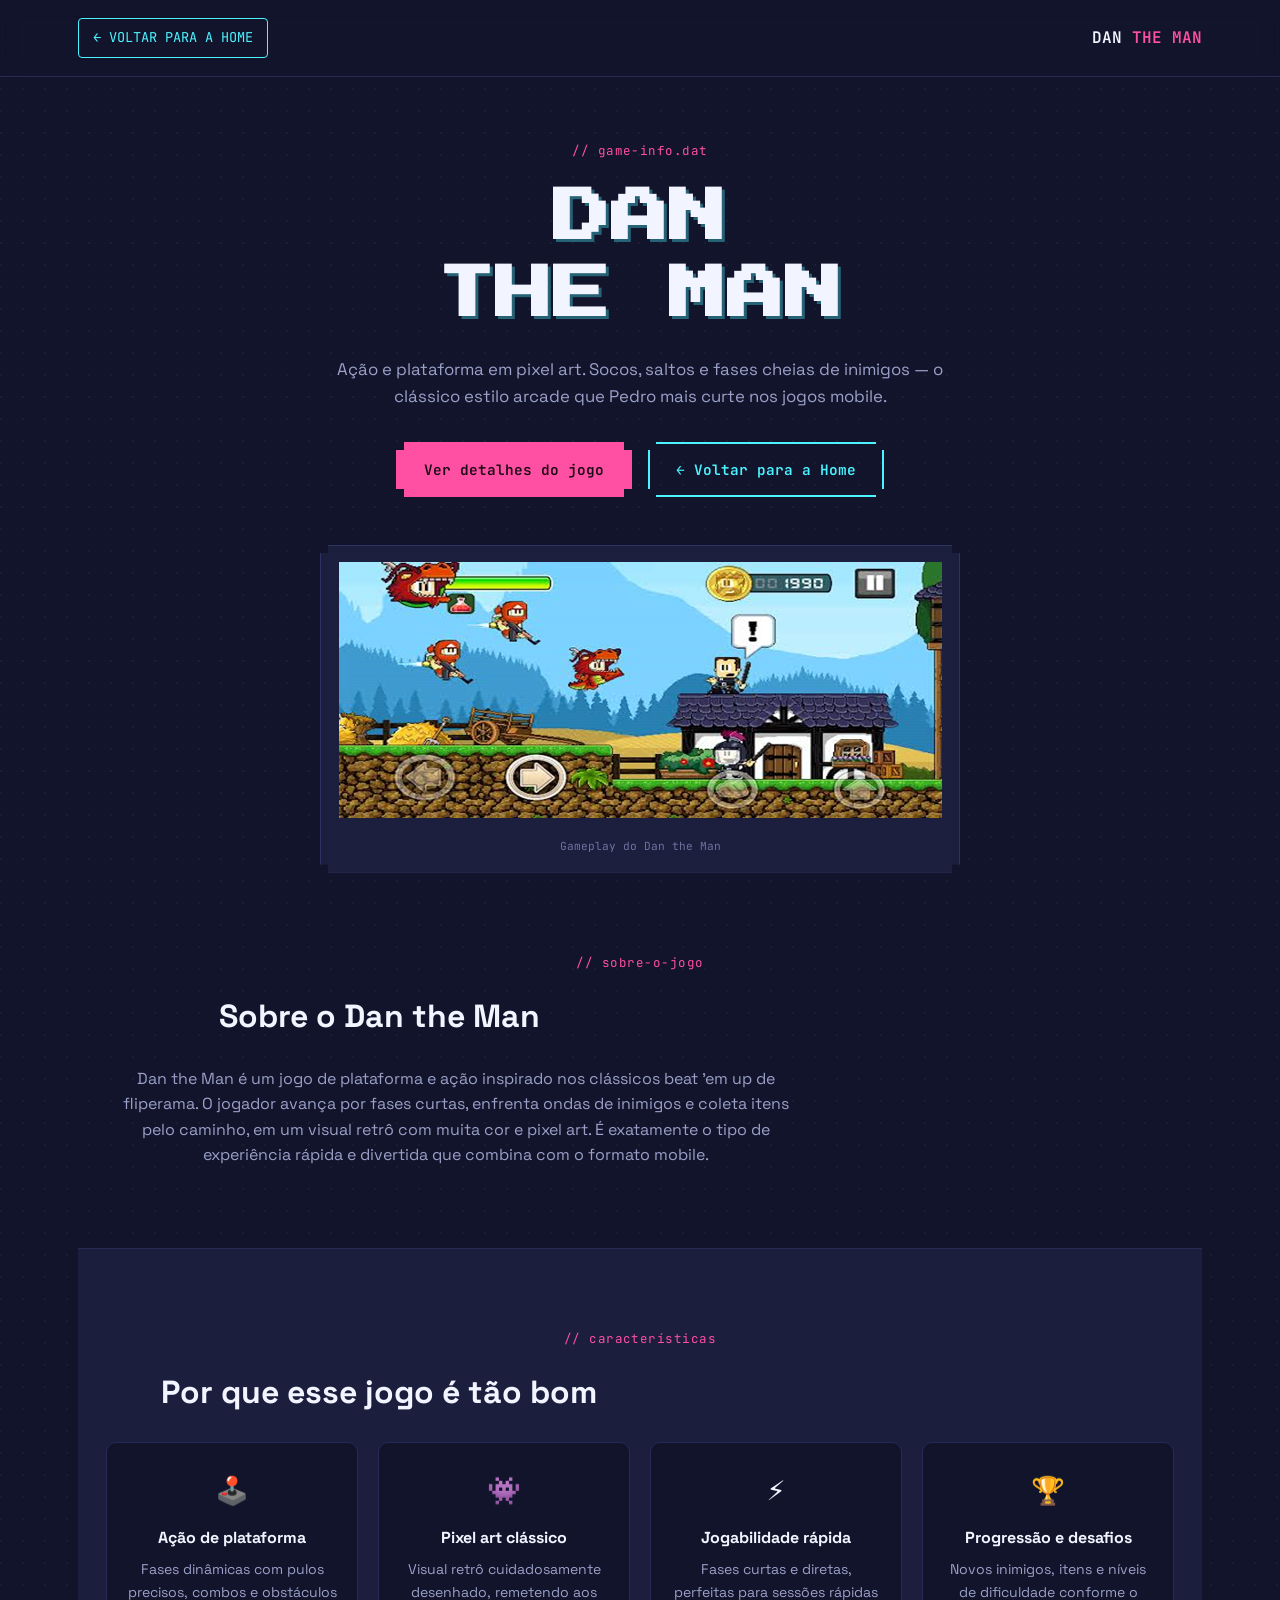
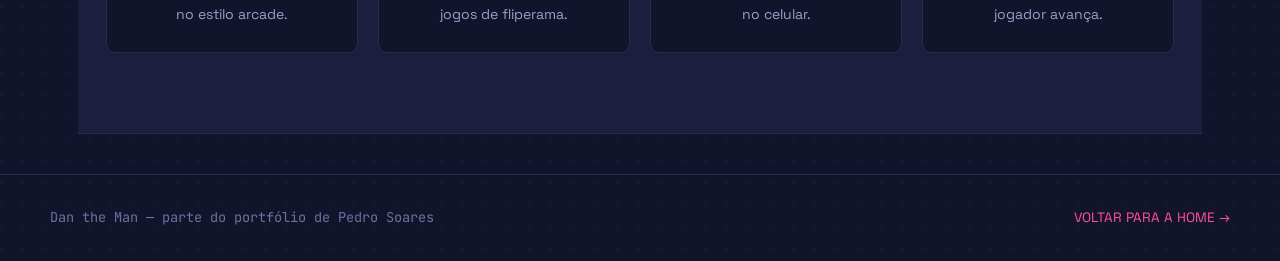
<file: dan-the-man/index.html>
<!DOCTYPE html>
<html lang="pt-BR">

<head>
    <meta charset="UTF-8">
    <meta name="viewport" content="width=device-width, initial-scale=1.0">
    <title>Dan the Man — Site do Jogo</title>
    <meta name="description" content="Site sobre o jogo Dan the Man, parte do portfólio de Pedro Soares.">
    <link rel="preconnect" href="https://fonts.googleapis.com">
    <link rel="preconnect" href="https://fonts.gstatic.com" crossorigin>
    <link
        href="https://fonts.googleapis.com/css2?family=Press+Start+2P&family=Space+Grotesk:wght@400;500;600;700&family=JetBrains+Mono:wght@400;500;600&display=swap"
        rel="stylesheet">
    <link rel="stylesheet" href="style1.css">
</head>

<body>

    <div class="scanline-overlay" aria-hidden="true"></div>

    <header class="site-header">
        <div class="header-inner">
            <a href="../index.html" class="back-link mono">← VOLTAR PARA A HOME</a>
            <span class="logo">DAN <span class="hl">THE MAN</span></span>
        </div>
    </header>

    <main>

        <section class="hero">
            <p class="eyebrow mono">// game-info.dat</p>
            <h1 class="hero-title">DAN<br>THE MAN</h1>
            <p class="hero-subtitle">Ação e plataforma em pixel art. Socos, saltos e fases cheias de inimigos — o
                clássico estilo arcade que Pedro mais curte nos jogos mobile.</p>

            <div class="hero-actions">
                <a href="#sobre" class="btn btn-primary pixel-corners">Ver detalhes do jogo</a>
                <a href="../index.html" class="btn btn-ghost pixel-corners">← Voltar para a Home</a>
            </div>

            <div class="screen-frame pixel-corners">
                <img src="dan1.png" alt="Gameplay do Dan the Man">

                <p class="screen-caption mono">
                    Gameplay do Dan the Man
                </p>
            </div>
            <section class="section" id="sobre">
                <div class="section-inner">
                    <p class="eyebrow mono">// sobre-o-jogo</p>
                    <h2 class="section-title">Sobre o Dan the Man</h2>
                    <p class="section-text">
                        Dan the Man é um jogo de plataforma e ação inspirado nos clássicos beat 'em up de fliperama.
                        O jogador avança por fases curtas, enfrenta ondas de inimigos e coleta itens pelo caminho,
                        em um visual retrô com muita cor e pixel art. É exatamente o tipo de experiência rápida e
                        divertida que combina com o formato mobile.
                    </p>
                </div>
            </section>

            <section class="section section-alt">
                <div class="section-inner">
                    <p class="eyebrow mono">// características</p>
                    <h2 class="section-title">Por que esse jogo é tão bom</h2>

                    <div class="features-grid">
                        <div class="feature-card reveal">
                            <span class="feature-icon" aria-hidden="true">🕹️</span>
                            <h3>Ação de plataforma</h3>
                            <p>Fases dinâmicas com pulos precisos, combos e obstáculos no estilo arcade.</p>
                        </div>
                        <div class="feature-card reveal">
                            <span class="feature-icon" aria-hidden="true">👾</span>
                            <h3>Pixel art clássico</h3>
                            <p>Visual retrô cuidadosamente desenhado, remetendo aos jogos de fliperama.</p>
                        </div>
                        <div class="feature-card reveal">
                            <span class="feature-icon" aria-hidden="true">⚡</span>
                            <h3>Jogabilidade rápida</h3>
                            <p>Fases curtas e diretas, perfeitas para sessões rápidas no celular.</p>
                        </div>
                        <div class="feature-card reveal">
                            <span class="feature-icon" aria-hidden="true">🏆</span>
                            <h3>Progressão e desafios</h3>
                            <p>Novos inimigos, itens e níveis de dificuldade conforme o jogador avança.</p>
                        </div>
                    </div>
                </div>
            </section>
    </main>

    <script src="script1.js"></script>

    <footer class="site-footer">
        <div class="footer-inner">
            <p class="mono">Dan the Man — parte do portfólio de Pedro Soares</p>
            <a href="../index.html" class="footer-link">VOLTAR PARA A HOME →</a>
        </div>
    </footer>

</body>

</html>
</file>
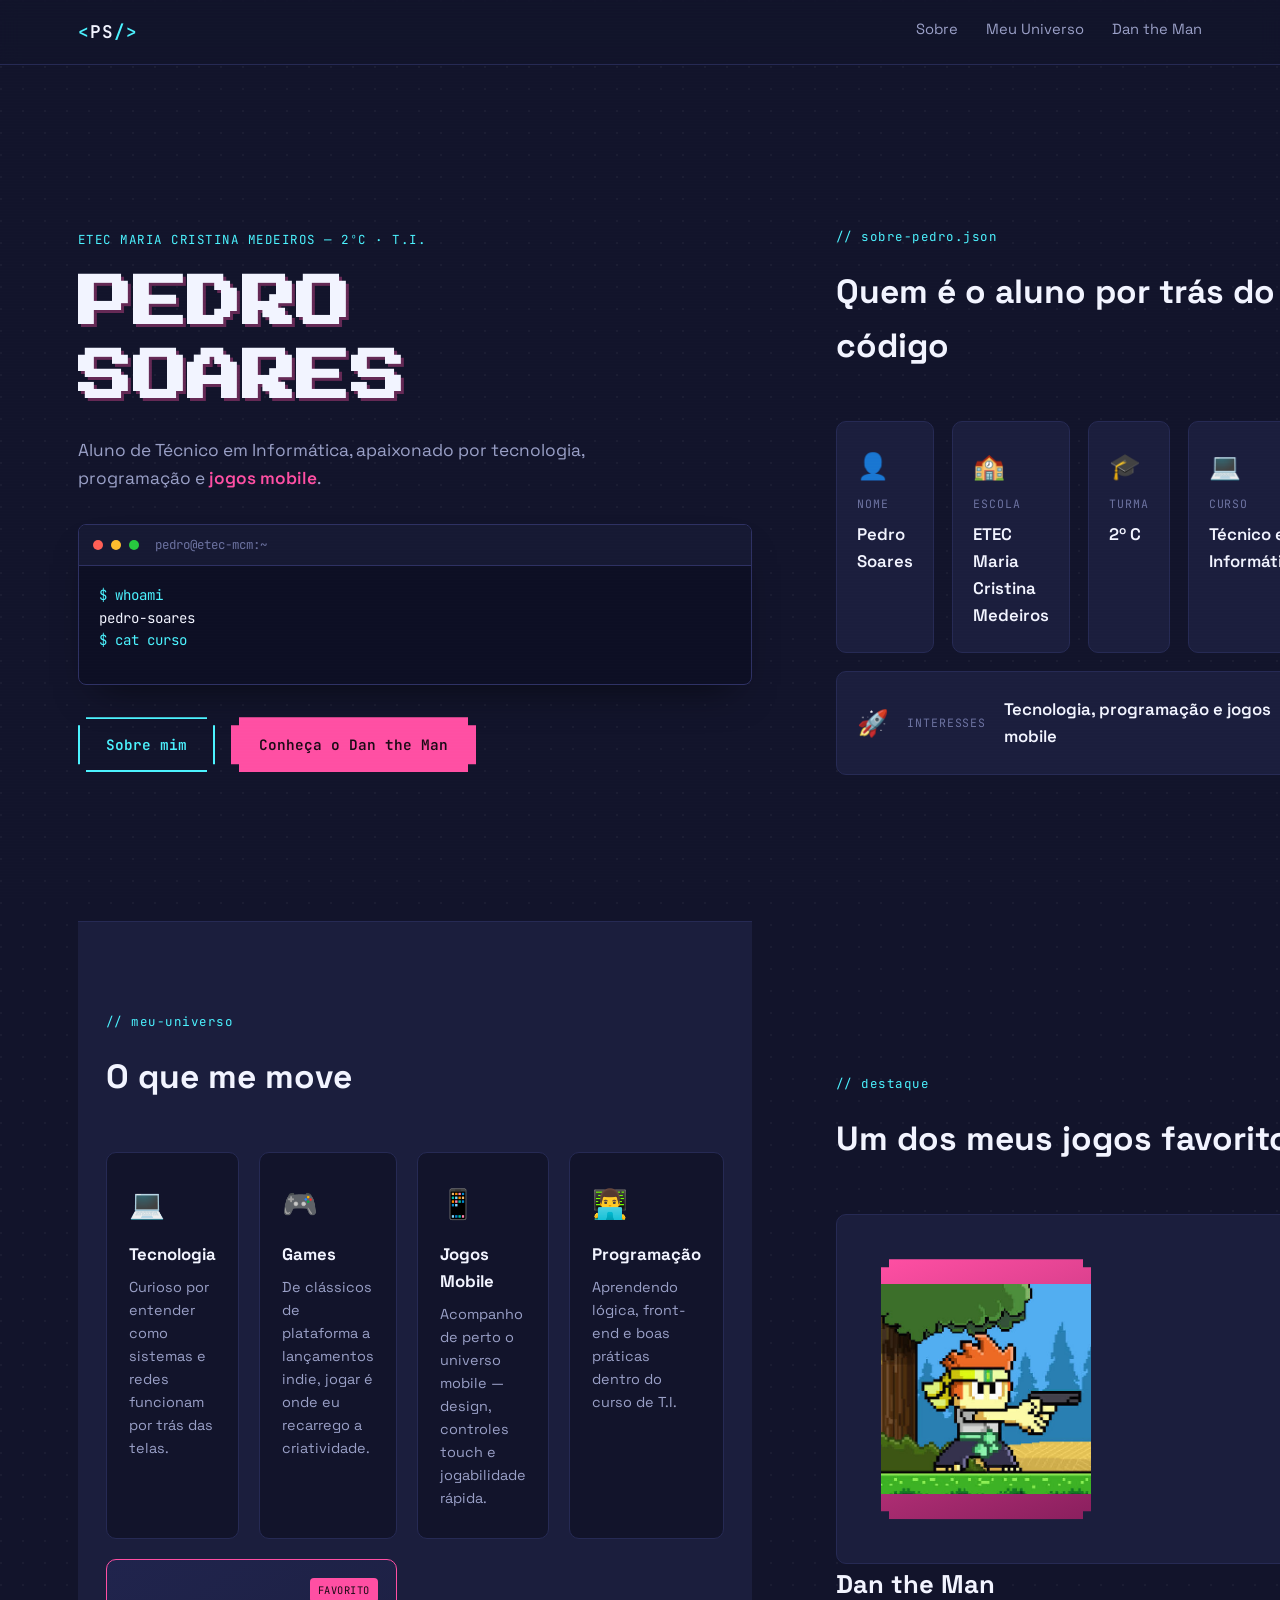
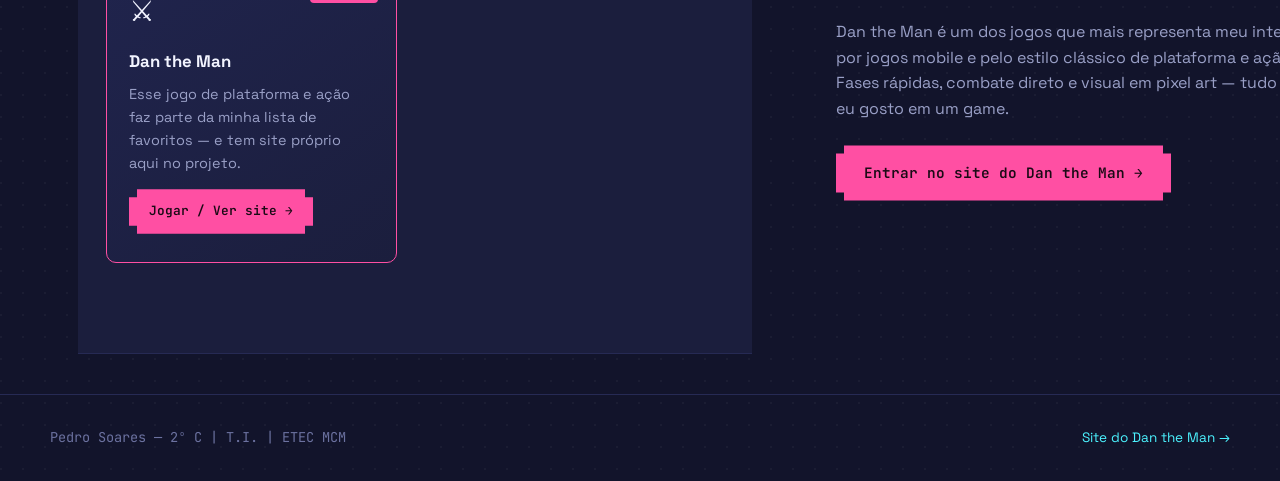
<file: pag1.html>
<!DOCTYPE html>
<html lang="pt-BR">
<head>
<meta charset="UTF-8">
<meta name="viewport" content="width=device-width, initial-scale=1.0">
<title>Pedro Soares — Aluno de T.I. | ETEC MCM</title>
<meta name="description" content="Portfólio de Pedro Soares, aluno de Técnico em Informática na ETEC Maria Cristina Medeiros. Turma 2ºC.">
<link rel="preconnect" href="https://fonts.googleapis.com">
<link rel="preconnect" href="https://fonts.gstatic.com" crossorigin>
<link href="https://fonts.googleapis.com/css2?family=Press+Start+2P&family=Space+Grotesk:wght@400;500;600;700&family=JetBrains+Mono:wght@400;500;600&display=swap" rel="stylesheet">
<link rel="stylesheet" href="style.css">
</head>
<body>

<div class="scanline-overlay" aria-hidden="true"></div>

<header class="site-header" id="topo">
  <div class="header-inner">
    <a href="#topo" class="logo">
      <span class="logo-bracket">&lt;</span>PS<span class="logo-bracket">/&gt;</span>
    </a>
    <nav class="main-nav" id="mainNav">
      <a href="#sobre">Sobre</a>
      <a href="#universo">Meu Universo</a>
      <a href="#dan-the-man">Dan the Man</a>
    </nav>
    <button class="nav-toggle" id="navToggle" aria-label="Abrir menu" aria-expanded="false">
      <span></span><span></span><span></span>
    </button>
  </div>
</header>

<main>

  <section class="hero">
    <div class="hero-grid">
      <div class="hero-copy">
        <p class="eyebrow mono">ETEC MARIA CRISTINA MEDEIROS — 2ºC · T.I.</p>
        <h1 class="hero-title">PEDRO<br>SOARES</h1>
        <p class="hero-subtitle">Aluno de Técnico em Informática, apaixonado por tecnologia, programação e <span class="hl">jogos mobile</span>.</p>

        <div class="terminal" role="img" aria-label="Terminal simulando o comando whoami com os dados de Pedro Soares">
          <div class="terminal-bar">
            <span class="dot dot-red"></span><span class="dot dot-yellow"></span><span class="dot dot-green"></span>
            <span class="terminal-title mono">pedro@etec-mcm:~</span>
          </div>
          <div class="terminal-body mono" id="terminalBody"></div>
        </div>

        <div class="hero-actions">
          <a href="#sobre" class="btn btn-ghost pixel-corners">Sobre mim</a>
          <a href="dan-the-man/index.html" class="btn btn-primary pixel-corners">Conheça o Dan the Man</a>
        </div>
      </div>

  <section class="section" id="sobre">
    <div class="section-inner">
      <p class="eyebrow mono">// sobre-pedro.json</p>
      <h2 class="section-title">Quem é o aluno por trás do código</h2>

      <div class="about-grid">
        <div class="info-card reveal">
          <span class="info-icon" aria-hidden="true">👤</span>
          <span class="info-label mono">nome</span>
          <span class="info-value">Pedro Soares</span>
        </div>
        <div class="info-card reveal">
          <span class="info-icon" aria-hidden="true">🏫</span>
          <span class="info-label mono">escola</span>
          <span class="info-value">ETEC Maria Cristina Medeiros</span>
        </div>
        <div class="info-card reveal">
          <span class="info-icon" aria-hidden="true">🎓</span>
          <span class="info-label mono">turma</span>
          <span class="info-value">2º C</span>
        </div>
        <div class="info-card reveal">
          <span class="info-icon" aria-hidden="true">💻</span>
          <span class="info-label mono">curso</span>
          <span class="info-value">Técnico em Informática</span>
        </div>
        <div class="info-card info-card-wide reveal">
          <span class="info-icon" aria-hidden="true">🚀</span>
          <span class="info-label mono">interesses</span>
          <span class="info-value">Tecnologia, programação e jogos mobile</span>
        </div>
      </div>
    </div>
  </section>


  <section class="section section-alt" id="universo">
    <div class="section-inner">
      <p class="eyebrow mono">// meu-universo</p>
      <h2 class="section-title">O que me move</h2>

      <div class="universe-grid">
        <div class="universe-card reveal">
          <span class="universe-emoji" aria-hidden="true">💻</span>
          <h3>Tecnologia</h3>
          <p>Curioso por entender como sistemas e redes funcionam por trás das telas.</p>
        </div>
        <div class="universe-card reveal">
          <span class="universe-emoji" aria-hidden="true">🎮</span>
          <h3>Games</h3>
          <p>De clássicos de plataforma a lançamentos indie, jogar é onde eu recarrego a criatividade.</p>
        </div>
        <div class="universe-card reveal">
          <span class="universe-emoji" aria-hidden="true">📱</span>
          <h3>Jogos Mobile</h3>
          <p>Acompanho de perto o universo mobile — design, controles touch e jogabilidade rápida.</p>
        </div>
        <div class="universe-card reveal">
          <span class="universe-emoji" aria-hidden="true">👨‍💻</span>
          <h3>Programação</h3>
          <p>Aprendendo lógica, front-end e boas práticas dentro do curso de T.I.</p>
        </div>
        <div class="universe-card universe-card-game reveal">
          <span class="game-badge mono">FAVORITO</span>
          <span class="universe-emoji" aria-hidden="true">⚔️</span>
          <h3>Dan the Man</h3>
          <p>Esse jogo de plataforma e ação faz parte da minha lista de favoritos — e tem site próprio aqui no projeto.</p>
          <a href="dan-the-man/index.html" class="btn btn-small btn-primary pixel-corners">Jogar / Ver site →</a>
        </div>
      </div>
    </div>
  </section>


  <section class="section" id="dan-the-man">
    <div class="section-inner">
      <p class="eyebrow mono">// destaque</p>
      <h2 class="section-title">Um dos meus jogos favoritos</h2>

      <div class="game-feature reveal">
        <div class="game-feature-visual pixel-corners" aria-hidden="true">
          <div class="cartridge">
            <div ></div><img src="images.jpg" alt="Dan the Man"></div>
            <div class="cartridge-stripe"></div>
          </div>
        </div>
        <div class="game-feature-copy">
          <h3>Dan the Man</h3>
          <p>Dan the Man é um dos jogos que mais representa meu interesse por jogos mobile e pelo estilo clássico de plataforma e ação. Fases rápidas, combate direto e visual em pixel art — tudo que eu gosto em um game.</p>
          <a href="dan-the-man/index.html" class="btn btn-primary pixel-corners">Entrar no site do Dan the Man →</a>
        </div>
      </div>
    </div>
  </section>

</main>

<footer class="site-footer">
  <div class="footer-inner">
    <p class="mono">Pedro Soares — 2º C | T.I. | ETEC MCM</p>
    <a href="dan-the-man/index.html" class="footer-link">Site do Dan the Man →</a>
  </div>
</footer>

<script src="script.js"></script>
</body>
</html>
</file>
<file: dan-the-man/style1.css>
:root {
    --bg-base: #12142B;
    --bg-panel: #1B1E3D;
    --bg-panel-alt: #20244D;
    --border: #2E3163;
    --border-soft: #262A54;

    --accent-cyan: #4CF3FF;
    --accent-magenta: #FF4FA3;
    --accent-yellow: #FFD966;
    --accent-green: #7CF29C;

    --text-primary: #F2F4FF;
    --text-muted: #9AA0C7;
    --text-faint: #6C72A0;

    --font-display: 'Press Start 2P', cursive;
    --font-body: 'Space Grotesk', system-ui, sans-serif;
    --font-mono: 'JetBrains Mono', 'Courier New', monospace;

    --radius-soft: 10px;
    --shadow-glow-magenta: 0 0 24px rgba(255, 79, 163, 0.3);
}

* {
    margin: 0;
    padding: 0;
    box-sizing: border-box;
}

html {
    scroll-behavior: smooth;
}

body {
    background-color: var(--bg-base);
    background-image: radial-gradient(circle at 1px 1px, rgba(255, 255, 255, 0.04) 1px, transparent 0);
    background-size: 22px 22px;
    color: var(--text-primary);
    font-family: var(--font-body);
    line-height: 1.6;
    overflow-x: hidden;
}

a {
    color: inherit;
    text-decoration: none;
}

.mono {
    font-family: var(--font-mono);
}

.hl {
    color: var(--accent-magenta);
}

@media (prefers-reduced-motion: reduce) {

    *,
    *::before,
    *::after {
        animation-duration: 0.001ms !important;
        animation-iteration-count: 1 !important;
        transition-duration: 0.001ms !important;
        scroll-behavior: auto !important;
    }
}

:focus-visible {
    outline: 2px solid var(--accent-magenta);
    outline-offset: 3px;
}

.scanline-overlay {
    position: fixed;
    inset: 0;
    pointer-events: none;
    z-index: 999;
    background: repeating-linear-gradient(to bottom, rgba(255, 255, 255, 0.015) 0px, rgba(255, 255, 255, 0.015) 1px, transparent 1px, transparent 3px);
    mix-blend-mode: overlay;
}

.pixel-corners {
    clip-path: polygon(0px 8px, 8px 8px, 8px 0px,
            calc(100% - 8px) 0px, calc(100% - 8px) 8px, 100% 8px,
            100% calc(100% - 8px), calc(100% - 8px) calc(100% - 8px), calc(100% - 8px) 100%,
            8px 100%, 8px calc(100% - 8px), 0px calc(100% - 8px));
}

.site-header {
    position: sticky;
    top: 0;
    z-index: 100;
    background: rgba(18, 20, 43, 0.85);
    backdrop-filter: blur(10px);
    border-bottom: 1px solid var(--border-soft);
}

.header-inner {
    max-width: 1180px;
    margin: 0 auto;
    padding: 18px 28px;
    display: flex;
    align-items: center;
    justify-content: space-between;
    flex-wrap: wrap;
    gap: 12px;
}

.back-link {
    font-size: 0.85rem;
    color: var(--accent-cyan);
    padding: 8px 14px;
    border: 1px solid var(--accent-cyan);
    border-radius: 4px;
    transition: transform 0.2s ease, background 0.2s ease;
}

.back-link:hover {
    background: rgba(76, 243, 255, 0.08);
    transform: translateY(-2px);
}

.logo {
    font-family: var(--font-mono);
    font-weight: 600;
    font-size: 1rem;
}

/* HERO */
.hero {
    max-width: 1180px;
    margin: 0 auto;
    padding: 64px 28px 40px;
    text-align: center;
}

.eyebrow {
    color: var(--accent-magenta);
    font-size: 0.78rem;
    letter-spacing: 0.12em;
    margin-bottom: 18px;
}

.hero-title {
    font-family: var(--font-display);
    font-size: clamp(2rem, 6vw, 3.6rem);
    line-height: 1.35;
    margin-bottom: 22px;
    text-shadow: 3px 3px 0 rgba(76, 243, 255, 0.35);
}

.hero-subtitle {
    color: var(--text-muted);
    font-size: 1.05rem;
    max-width: 56ch;
    margin: 0 auto 32px;
}

.hero-actions {
    display: flex;
    gap: 16px;
    justify-content: center;
    flex-wrap: wrap;
    margin-bottom: 48px;
}

.btn {
    display: inline-block;
    font-family: var(--font-mono);
    font-weight: 600;
    font-size: 0.9rem;
    padding: 14px 26px;
    border: 2px solid transparent;
    cursor: pointer;
    transition: transform 0.2s ease, box-shadow 0.2s ease, background 0.2s ease;
}

.btn-primary {
    background: var(--accent-magenta);
    color: #1A0A15;
}

.btn-primary:hover {
    transform: translateY(-3px);
    box-shadow: var(--shadow-glow-magenta);
}

.btn-ghost {
    background: transparent;
    border-color: var(--accent-cyan);
    color: var(--accent-cyan);
}

.btn-ghost:hover {
    background: rgba(76, 243, 255, 0.08);
    transform: translateY(-3px);
}

.screen-frame {
    max-width: 640px;
    margin: 0 auto;
    background: var(--bg-panel);
    border: 1px solid var(--border);
    padding: 16px;
}

.game-screen {
    background: linear-gradient(180deg, #2A2F63 0%, #1C1E3F 70%);
    border: 2px solid var(--border-soft);
    height: 260px;
    position: relative;
    overflow: hidden;
}

.hud {
    position: absolute;
    top: 0;
    left: 0;
    right: 0;
    display: flex;
    justify-content: space-between;
    padding: 8px 12px;
    font-size: 0.65rem;
    color: var(--accent-yellow);
    background: rgba(0, 0, 0, 0.35);
    z-index: 3;
}

.platform-layer {
    position: absolute;
    inset: 0;
}

.ground {
    position: absolute;
    bottom: 0;
    left: 0;
    right: 0;
    height: 40px;
    background: repeating-linear-gradient(90deg, #3E9B4F 0 18px, #368944 18px 36px);
    border-top: 3px solid #2E7A3A;
}

.cloud {
    position: absolute;
    width: 60px;
    height: 20px;
    background: rgba(255, 255, 255, 0.15);
    border-radius: 20px;
}

.cloud-1 {
    top: 30px;
    left: 15%;
}

.cloud-2 {
    top: 55px;
    right: 18%;
    width: 44px;
}

.player-sprite {
    position: absolute;
    bottom: 40px;
    left: 24%;
    width: 24px;
    height: 34px;
    background: var(--accent-cyan);
    border: 2px solid #0D0F24;
}

.enemy-sprite {
    position: absolute;
    bottom: 40px;
    width: 22px;
    height: 28px;
    background: var(--accent-magenta);
    border: 2px solid #0D0F24;
    animation: patrol 3s ease-in-out infinite;
}

.enemy-1 {
    left: 55%;
    animation-delay: 0s;
}

.enemy-2 {
    left: 78%;
    animation-delay: 1s;
}

@keyframes patrol {

    0%,
    100% {
        transform: translateX(0);
    }

    50% {
        transform: translateX(-16px);
    }
}

.coin {
    position: absolute;
    width: 12px;
    height: 12px;
    border-radius: 50%;
    background: var(--accent-yellow);
    box-shadow: 0 0 8px var(--accent-yellow);
    animation: spin-coin 1.4s linear infinite;
}

.coin-1 {
    bottom: 90px;
    left: 40%;
}

.coin-2 {
    bottom: 110px;
    left: 65%;
    animation-delay: 0.4s;
}

@keyframes spin-coin {

    0%,
    100% {
        transform: scaleX(1);
    }

    50% {
        transform: scaleX(0.2);
    }
}

.screen-caption {
    text-align: center;
    color: var(--text-faint);
    font-size: 0.7rem;
    margin-top: 12px;
}

.section {
    padding: 80px 28px;
}

.section-alt {
    background: var(--bg-panel);
    border-top: 1px solid var(--border-soft);
    border-bottom: 1px solid var(--border-soft);
}

.section-inner {
    max-width: 1180px;
    margin: 0 auto;
}

.section-title {
    font-size: clamp(1.4rem, 3vw, 2rem);
    font-weight: 700;
    margin-bottom: 24px;
    max-width: 26ch;
}

.section-text {
    color: var(--text-muted);
    max-width: 70ch;
    font-size: 1rem;
}

.section-text-tight {
    margin-bottom: 32px;
}

.reveal {
    opacity: 0;
    transform: translateY(24px);
    transition: opacity 0.6s ease, transform 0.6s ease;
}

.reveal.in-view {
    opacity: 1;
    transform: translateY(0);
}

.features-grid {
    display: grid;
    grid-template-columns: repeat(4, 1fr);
    gap: 20px;
}

.feature-card {
    background: var(--bg-base);
    border: 1px solid var(--border-soft);
    border-radius: var(--radius-soft);
    padding: 26px 20px;
    transition: transform 0.25s ease, border-color 0.25s ease;
}

.feature-card:hover {
    transform: translateY(-6px);
    border-color: var(--accent-magenta);
}

.feature-icon {
    font-size: 1.7rem;
    display: block;
    margin-bottom: 12px;
}

.feature-card h3 {
    font-size: 1rem;
    margin-bottom: 8px;
}

.feature-card p {
    color: var(--text-muted);
    font-size: 0.88rem;
}

.gallery-grid {
    display: grid;
    grid-template-columns: repeat(3, 1fr);
    gap: 18px;
}

.gallery-placeholder {
    aspect-ratio: 16 / 10;
    background: repeating-linear-gradient(45deg, var(--bg-panel), var(--bg-panel) 10px, var(--bg-panel-alt) 10px, var(--bg-panel-alt) 20px);
    border: 1px dashed var(--border);
    display: flex;
    align-items: center;
    justify-content: center;
    color: var(--text-faint);
    font-size: 0.75rem;
    transition: border-color 0.25s ease;
}

.gallery-placeholder:hover {
    border-color: var(--accent-cyan);
}

.site-footer {
    border-top: 1px solid var(--border-soft);
    padding: 32px 28px;
}

.footer-inner {
    max-width: 1180px;
    margin: 0 auto;
    display: flex;
    justify-content: space-between;
    align-items: center;
    flex-wrap: wrap;
    gap: 12px;
    color: var(--text-faint);
    font-size: 0.85rem;
}

.footer-link {
    color: var(--accent-magenta);
    transition: color 0.2s ease;
}

.footer-link:hover {
    color: var(--accent-cyan);
}

@media (max-width: 900px) {
    .features-grid {
        grid-template-columns: repeat(2, 1fr);
    }

    .gallery-grid {
        grid-template-columns: 1fr;
    }
}

@media (max-width: 640px) {
    .section {
        padding: 56px 22px;
    }

    .features-grid {
        grid-template-columns: 1fr;
    }

    .game-screen {
        height: 200px;
    }
}
</file>
<file: style.css>
/* ============================================
   PEDRO SOARES — HOME / PORTFÓLIO
   Tokens, reset e estilos gerais
   ============================================ */

:root {
  /* Cores — inspiradas em tecnologia + identidade ETEC (azul institucional) + games */
  --bg-base: #12142B;
  --bg-panel: #1B1E3D;
  --bg-panel-alt: #20244D;
  --border: #2E3163;
  --border-soft: #262A54;

  --accent-cyan: #4CF3FF;    /* tecnologia / T.I. */
  --accent-magenta: #FF4FA3; /* games / Dan the Man */
  --accent-yellow: #FFD966;  /* destaques pontuais */

  --text-primary: #F2F4FF;
  --text-muted: #9AA0C7;
  --text-faint: #6C72A0;

  --font-display: 'Press Start 2P', cursive;
  --font-body: 'Space Grotesk', system-ui, sans-serif;
  --font-mono: 'JetBrains Mono', 'Courier New', monospace;

  --radius-soft: 10px;
  --shadow-glow-cyan: 0 0 24px rgba(76, 243, 255, 0.25);
  --shadow-glow-magenta: 0 0 24px rgba(255, 79, 163, 0.25);
}

* { margin: 0; padding: 0; box-sizing: border-box; }

html { scroll-behavior: smooth; }

body {
  background-color: var(--bg-base);
  background-image:
    radial-gradient(circle at 1px 1px, rgba(255,255,255,0.04) 1px, transparent 0);
  background-size: 22px 22px;
  color: var(--text-primary);
  font-family: var(--font-body);
  line-height: 1.6;
  overflow-x: hidden;
}

a { color: inherit; text-decoration: none; }
ul { list-style: none; }
img { max-width: 100%; display: block; }

.mono { font-family: var(--font-mono); }

@media (prefers-reduced-motion: reduce) {
  *, *::before, *::after {
    animation-duration: 0.001ms !important;
    animation-iteration-count: 1 !important;
    transition-duration: 0.001ms !important;
    scroll-behavior: auto !important;
  }
}

:focus-visible {
  outline: 2px solid var(--accent-cyan);
  outline-offset: 3px;
}

/* Efeito de scanline sutil, reforça a estética retro/pixel sem exagerar */
.scanline-overlay {
  position: fixed;
  inset: 0;
  pointer-events: none;
  z-index: 999;
  background: repeating-linear-gradient(
    to bottom,
    rgba(255,255,255,0.015) 0px,
    rgba(255,255,255,0.015) 1px,
    transparent 1px,
    transparent 3px
  );
  mix-blend-mode: overlay;
}

/* Bordas em "degrau" — recorta os cantos em pixels para o toque 8-bit */
.pixel-corners {
  clip-path: polygon(
    0px 8px, 8px 8px, 8px 0px,
    calc(100% - 8px) 0px, calc(100% - 8px) 8px, 100% 8px,
    100% calc(100% - 8px), calc(100% - 8px) calc(100% - 8px), calc(100% - 8px) 100%,
    8px 100%, 8px calc(100% - 8px), 0px calc(100% - 8px)
  );
}

/* ============================================
   HEADER
   ============================================ */

.site-header {
  position: sticky;
  top: 0;
  z-index: 100;
  background: rgba(18, 20, 43, 0.85);
  backdrop-filter: blur(10px);
  border-bottom: 1px solid var(--border-soft);
}

.header-inner {
  max-width: 1180px;
  margin: 0 auto;
  padding: 18px 28px;
  display: flex;
  align-items: center;
  justify-content: space-between;
}

.logo {
  font-family: var(--font-mono);
  font-weight: 600;
  font-size: 1.1rem;
  letter-spacing: 0.05em;
}
.logo-bracket { color: var(--accent-cyan); }

.main-nav {
  display: flex;
  align-items: center;
  gap: 28px;
}

.main-nav a {
  font-size: 0.92rem;
  color: var(--text-muted);
  position: relative;
  padding-bottom: 4px;
  transition: color 0.25s ease;
}
.main-nav a:not(.nav-cta)::after {
  content: '';
  position: absolute;
  left: 0; bottom: 0;
  width: 0%;
  height: 2px;
  background: var(--accent-cyan);
  transition: width 0.25s ease;
}
.main-nav a:not(.nav-cta):hover { color: var(--text-primary); }
.main-nav a:not(.nav-cta):hover::after { width: 100%; }

.nav-cta {
  font-family: var(--font-mono);
  font-size: 0.85rem;
  color: var(--bg-base);
  background: var(--accent-cyan);
  padding: 8px 16px;
  border-radius: 4px;
  transition: transform 0.2s ease, box-shadow 0.2s ease;
}
.nav-cta:hover {
  transform: translateY(-2px);
  box-shadow: var(--shadow-glow-cyan);
}

.nav-toggle {
  display: none;
  flex-direction: column;
  gap: 5px;
  background: none;
  border: none;
  cursor: pointer;
  padding: 6px;
}
.nav-toggle span {
  width: 24px;
  height: 2px;
  background: var(--text-primary);
  transition: transform 0.25s ease, opacity 0.25s ease;
}

/* ============================================
   HERO
   ============================================ */

.hero {
  max-width: 1180px;
  margin: 0 auto;
  padding: 72px 28px 40px;
  position: relative;
}

.hero-grid {
  display: grid;
  grid-template-columns: 1.15fr 0.85fr;
  gap: 56px;
  align-items: center;
}

.eyebrow {
  color: var(--accent-cyan);
  font-size: 0.78rem;
  letter-spacing: 0.12em;
  margin-bottom: 18px;
}

.hero-title {
  font-family: var(--font-display);
  font-size: clamp(2.2rem, 5vw, 3.4rem);
  line-height: 1.35;
  letter-spacing: 0.01em;
  margin-bottom: 22px;
  text-shadow: 3px 3px 0 rgba(255, 79, 163, 0.35);
}

.hero-subtitle {
  color: var(--text-muted);
  font-size: 1.08rem;
  max-width: 46ch;
  margin-bottom: 32px;
}
.hl { color: var(--accent-magenta); font-weight: 600; }

/* Terminal */
.terminal {
  background: #0D0F24;
  border: 1px solid var(--border);
  border-radius: 8px;
  overflow: hidden;
  margin-bottom: 32px;
  box-shadow: 0 20px 40px -20px rgba(0,0,0,0.6);
}
.terminal-bar {
  display: flex;
  align-items: center;
  gap: 8px;
  padding: 10px 14px;
  background: #161933;
  border-bottom: 1px solid var(--border);
}
.dot { width: 10px; height: 10px; border-radius: 50%; }
.dot-red { background: #FF5F56; }
.dot-yellow { background: #FFBD2E; }
.dot-green { background: #27C93F; }
.terminal-title {
  margin-left: 8px;
  font-size: 0.78rem;
  color: var(--text-faint);
}
.terminal-body {
  padding: 18px 20px;
  min-height: 118px;
  font-size: 0.88rem;
  color: var(--accent-cyan);
  white-space: pre-wrap;
}
.terminal-body .caret {
  display: inline-block;
  width: 8px;
  height: 1em;
  background: var(--accent-cyan);
  vertical-align: text-bottom;
  animation: blink 1s steps(1) infinite;
}
@keyframes blink { 50% { opacity: 0; } }

.hero-actions { display: flex; gap: 16px; flex-wrap: wrap; }

.btn {
  display: inline-block;
  font-family: var(--font-mono);
  font-weight: 600;
  font-size: 0.9rem;
  padding: 14px 26px;
  border: 2px solid transparent;
  transition: transform 0.2s ease, box-shadow 0.2s ease, background 0.2s ease;
  cursor: pointer;
}
.btn-small { padding: 10px 18px; font-size: 0.8rem; }

.btn-primary {
  background: var(--accent-magenta);
  color: #1A0A15;
}
.btn-primary:hover {
  transform: translateY(-3px);
  box-shadow: var(--shadow-glow-magenta);
}

.btn-ghost {
  background: transparent;
  border-color: var(--accent-cyan);
  color: var(--accent-cyan);
}
.btn-ghost:hover {
  background: rgba(76, 243, 255, 0.08);
  transform: translateY(-3px);
  box-shadow: var(--shadow-glow-cyan);
}

/* Hero visual — sprite pixelado construído em CSS */
.hero-visual { position: relative; display: flex; flex-direction: column; align-items: center; }

.sprite-frame {
  background: var(--bg-panel);
  border: 1px solid var(--border);
  padding: 28px;
  text-align: center;
  width: 100%;
  max-width: 300px;
}

.sprite {
  display: grid;
  grid-template-rows: repeat(8, 1fr);
  gap: 3px;
  width: 160px;
  aspect-ratio: 1;
  margin: 0 auto 16px;
}
.sprite-row {
  display: grid;
  grid-template-columns: repeat(8, 1fr);
  gap: 3px;
}
.sprite-row::before,
.sprite-row::after { content: ''; }

/* Pixels definidos via box-shadow para montar um "personagem" simples em pixel art */
.sprite-row:nth-child(1) { background: transparent; }
.sprite { position: relative; }
.sprite::before {
  content: '';
  position: absolute;
  inset: 0;
  background-image:
    linear-gradient(var(--bg-panel-alt) 20px, transparent 0);
}

.sprite-row { background: transparent; }
.sprite-row:nth-child(1) { box-shadow: none; }

/* Grade de pixels desenhada com gradientes repetidos para simular um sprite 8-bit */
.sprite {
  background-image:
    linear-gradient(90deg, transparent 0 12.5%, var(--accent-cyan) 12.5% 25%, transparent 25% 37.5%, var(--accent-cyan) 37.5% 62.5%, transparent 62.5% 75%, var(--accent-cyan) 75% 87.5%, transparent 87.5% 100%),
    linear-gradient(90deg, var(--accent-magenta) 0 100%);
  background-repeat: no-repeat;
  background-size: 100% 12.5%, 100% 12.5%;
  background-position: 0 0, 0 25%;
  border: 2px dashed var(--border-soft);
}

.sprite-caption { color: var(--text-faint); font-size: 0.7rem; }

.floating-tag {
  position: absolute;
  font-size: 0.7rem;
  color: var(--text-faint);
  background: rgba(27, 30, 61, 0.9);
  border: 1px solid var(--border-soft);
  padding: 6px 10px;
  border-radius: 4px;
  animation: float 5s ease-in-out infinite;
}
.tag-1 { top: -10px; right: 10px; animation-delay: 0s; }
.tag-2 { bottom: 20px; left: -20px; animation-delay: 1.2s; }
@keyframes float {
  0%, 100% { transform: translateY(0); }
  50% { transform: translateY(-10px); }
}

.scroll-hint {
  text-align: center;
  color: var(--text-faint);
  font-size: 0.75rem;
  margin-top: 48px;
  animation: bob 2s ease-in-out infinite;
}
@keyframes bob {
  0%, 100% { transform: translateY(0); opacity: 0.6; }
  50% { transform: translateY(6px); opacity: 1; }
}

/* ============================================
   SEÇÕES GERAIS
   ============================================ */

.section { padding: 90px 28px; }
.section-alt { background: var(--bg-panel); border-top: 1px solid var(--border-soft); border-bottom: 1px solid var(--border-soft); }
.section-inner { max-width: 1180px; margin: 0 auto; }

.section-title {
  font-size: clamp(1.5rem, 3vw, 2.1rem);
  font-weight: 700;
  margin-bottom: 48px;
  max-width: 22ch;
}

.reveal {
  opacity: 0;
  transform: translateY(24px);
  transition: opacity 0.6s ease, transform 0.6s ease;
}
.reveal.in-view { opacity: 1; transform: translateY(0); }

/* Sobre — cards */
.about-grid {
  display: grid;
  grid-template-columns: repeat(4, 1fr);
  gap: 18px;
}
.info-card {
  background: var(--bg-panel);
  border: 1px solid var(--border-soft);
  border-radius: var(--radius-soft);
  padding: 24px 20px;
  display: flex;
  flex-direction: column;
  gap: 8px;
  transition: transform 0.25s ease, border-color 0.25s ease;
}
.info-card:hover {
  transform: translateY(-6px);
  border-color: var(--accent-cyan);
}
.info-card-wide { grid-column: span 4; flex-direction: row; align-items: center; gap: 18px; }
.info-icon { font-size: 1.6rem; }
.info-label { color: var(--text-faint); font-size: 0.72rem; text-transform: uppercase; letter-spacing: 0.08em; }
.info-value { font-size: 1.05rem; font-weight: 600; }

/* Meu Universo — cards */
.universe-grid {
  display: grid;
  grid-template-columns: repeat(4, 1fr);
  gap: 20px;
}
.universe-card {
  background: var(--bg-base);
  border: 1px solid var(--border-soft);
  border-radius: var(--radius-soft);
  padding: 28px 22px;
  transition: transform 0.25s ease, box-shadow 0.25s ease, border-color 0.25s ease;
}
.universe-card:hover {
  transform: translateY(-6px);
  border-color: var(--accent-cyan);
  box-shadow: var(--shadow-glow-cyan);
}
.universe-emoji { font-size: 1.8rem; display: block; margin-bottom: 14px; }
.universe-card h3 { font-size: 1.05rem; margin-bottom: 8px; }
.universe-card p { color: var(--text-muted); font-size: 0.9rem; }

.universe-card-game {
  grid-column: span 2;
  background: linear-gradient(145deg, var(--bg-panel-alt), var(--bg-panel));
  border-color: var(--accent-magenta);
  position: relative;
  display: flex;
  flex-direction: column;
}
.universe-card-game:hover {
  box-shadow: var(--shadow-glow-magenta);
  border-color: var(--accent-magenta);
}
.game-badge {
  position: absolute;
  top: 18px;
  right: 18px;
  font-size: 0.65rem;
  background: var(--accent-magenta);
  color: #1A0A15;
  padding: 4px 8px;
  border-radius: 4px;
  letter-spacing: 0.05em;
}
.universe-card-game .btn { margin-top: 14px; align-self: flex-start; }

/* Destaque Dan the Man */
.game-feature {
  display: grid;
  grid-template-columns: 0.6fr 1.4fr;
  gap: 48px;
  align-items: center;
  background: var(--bg-panel);
  border: 1px solid var(--border-soft);
  border-radius: var(--radius-soft);
  padding: 44px;
}

.game-feature-visual { display: flex; justify-content: center; }
.cartridge {
  width: 210px;
  height: 260px;
  background: linear-gradient(160deg, var(--accent-magenta), #8A1F5E);
  position: relative;
  display: flex;
  align-items: center;
  justify-content: center;
  box-shadow: 0 25px 50px -20px rgba(255, 79, 163, 0.5);
}
.cartridge-label {
  font-family: var(--font-display);
  font-size: 0.85rem;
  color: #FFF;
  text-align: center;
  line-height: 1.8;
  text-shadow: 2px 2px 0 rgba(0,0,0,0.35);
}
.cartridge-stripe {
  position: absolute;
  bottom: 0; left: 0; right: 0;
  height: 30px;
  background: var(--accent-yellow);
}

.game-feature-copy h3 { font-size: 1.6rem; margin-bottom: 14px; }
.game-feature-copy p { color: var(--text-muted); margin-bottom: 24px; max-width: 55ch; }

/* ============================================
   FOOTER
   ============================================ */

.site-footer {
  border-top: 1px solid var(--border-soft);
  padding: 32px 28px;
}
.footer-inner {
  max-width: 1180px;
  margin: 0 auto;
  display: flex;
  justify-content: space-between;
  align-items: center;
  flex-wrap: wrap;
  gap: 12px;
  color: var(--text-faint);
  font-size: 0.85rem;
}
.footer-link {
  color: var(--accent-cyan);
  transition: color 0.2s ease;
}
.footer-link:hover { color: var(--accent-magenta); }

/* ============================================
   RESPONSIVO
   ============================================ */

@media (max-width: 900px) {
  .hero-grid { grid-template-columns: 1fr; }
  .hero-visual { order: -1; max-width: 280px; margin: 0 auto 24px; }
  .about-grid { grid-template-columns: repeat(2, 1fr); }
  .info-card-wide { grid-column: span 2; }
  .universe-grid { grid-template-columns: repeat(2, 1fr); }
  .universe-card-game { grid-column: span 2; }
  .game-feature { grid-template-columns: 1fr; text-align: center; padding: 32px; }
  .game-feature-copy p { margin-left: auto; margin-right: auto; }
}

@media (max-width: 640px) {
  .main-nav {
    position: absolute;
    top: 100%; left: 0; right: 0;
    background: var(--bg-panel);
    border-bottom: 1px solid var(--border-soft);
    flex-direction: column;
    align-items: flex-start;
    padding: 20px 28px;
    gap: 16px;
    display: none;
  }
  .main-nav.open { display: flex; }
  .nav-toggle { display: flex; }
  .about-grid, .universe-grid { grid-template-columns: 1fr; }
  .info-card-wide, .universe-card-game { grid-column: span 1; }
  .hero { padding-top: 40px; }
  .section { padding: 64px 22px; }
}
</file>
